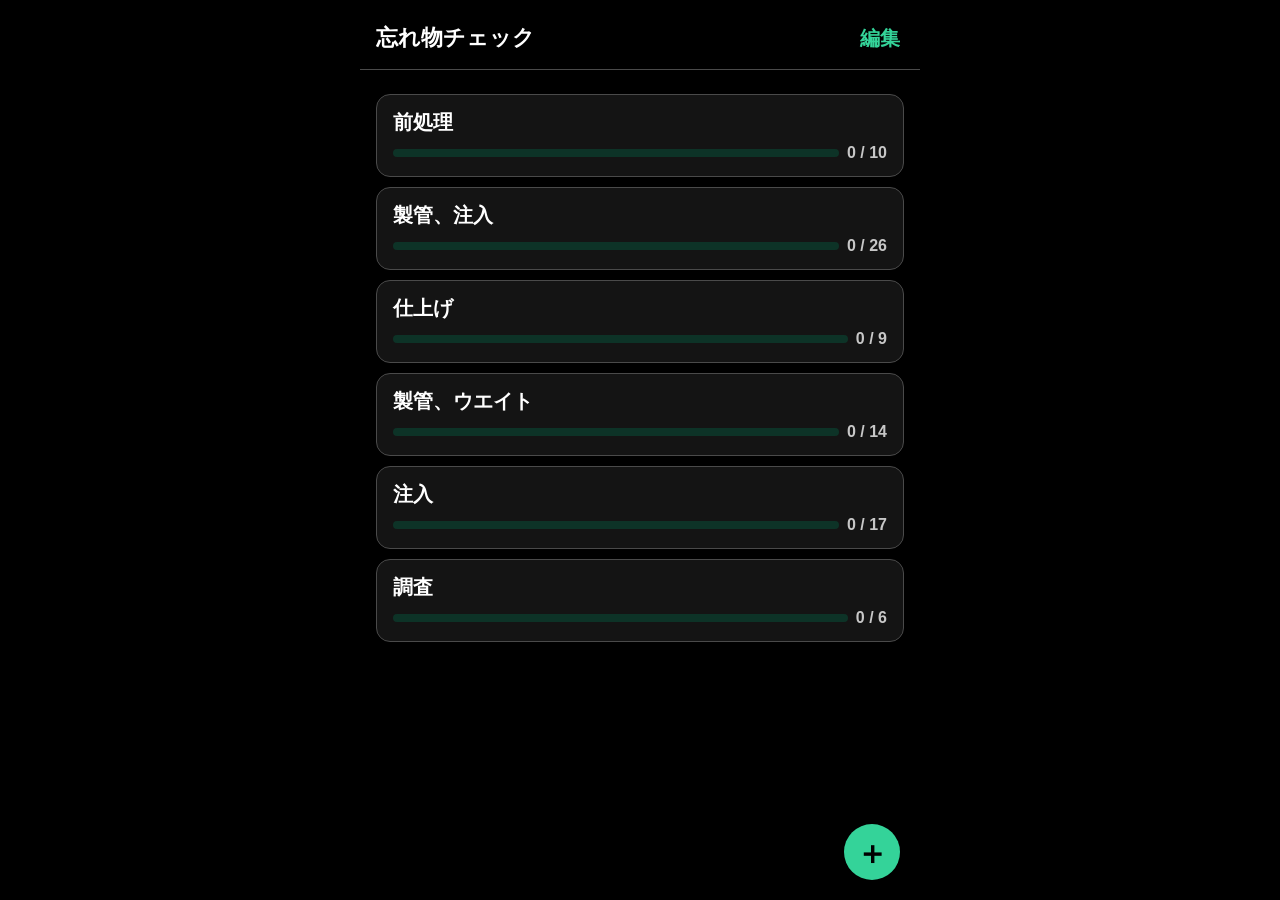
<file: index.html>
<!DOCTYPE html>
<html lang="ja">
<head>
<meta charset="UTF-8">
<meta name="viewport" content="width=device-width, initial-scale=1, viewport-fit=cover">
<title>忘れ物チェック</title>
<meta name="theme-color" content="#000000">
<link rel="manifest" href="manifest.json">
<link rel="icon" href="icons/icon.svg" type="image/svg+xml">
<link rel="apple-touch-icon" href="icons/icon-192.png">
<link rel="stylesheet" href="style.css">
</head>
<body>
<div id="app"></div>
<script src="app.js"></script>
</body>
</html>
</file>
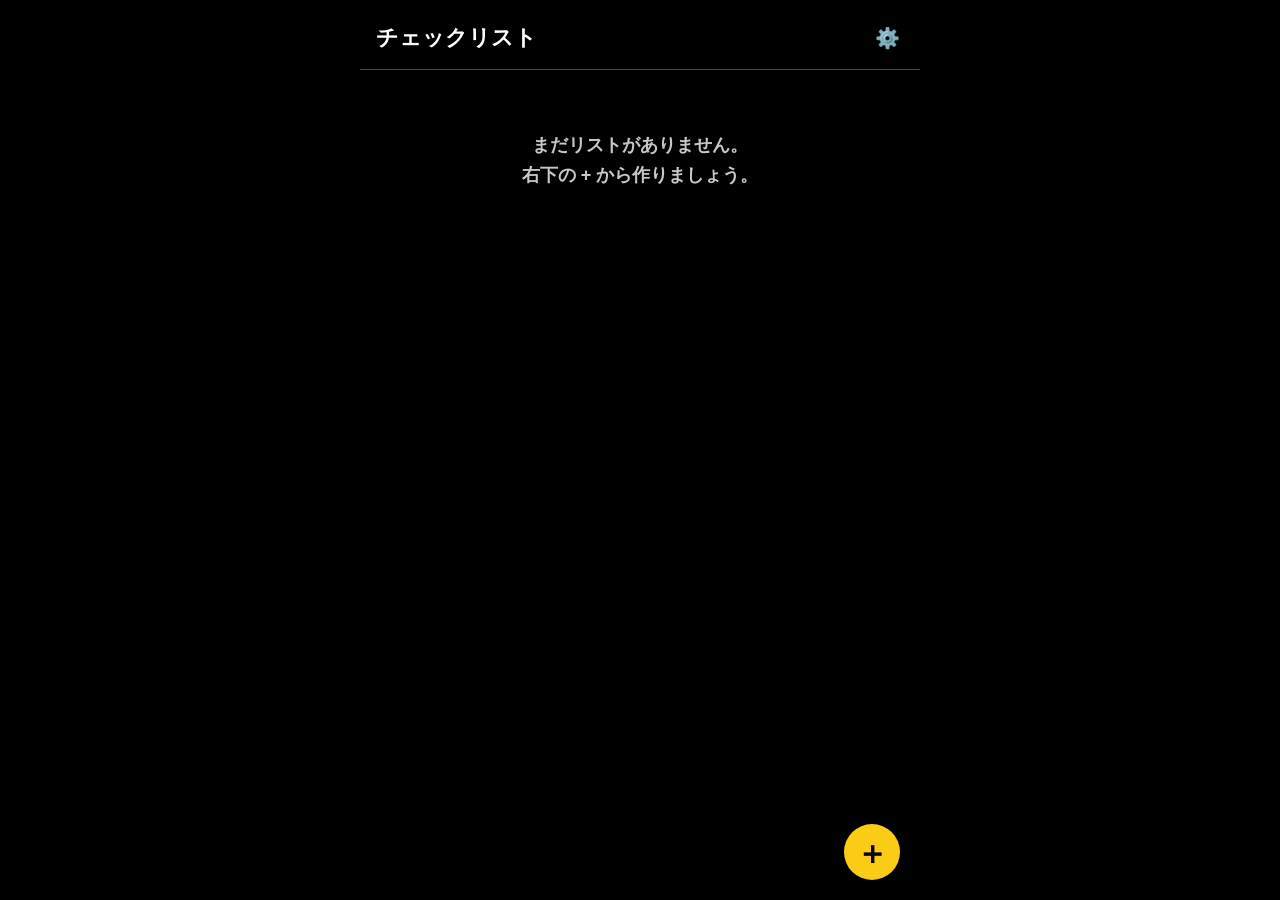
<file: checklist/index.html>
<!DOCTYPE html>
<html lang="ja">
<head>
<meta charset="UTF-8">
<meta name="viewport" content="width=device-width, initial-scale=1, viewport-fit=cover">
<title>チェックリスト</title>
<meta name="theme-color" content="#000000">
<link rel="manifest" href="manifest.json">
<link rel="icon" href="icons/icon-192.png" type="image/png">
<link rel="apple-touch-icon" href="icons/icon-192.png">
<link rel="stylesheet" href="style.css">
</head>
<body>
<div id="app"></div>
<script src="app.js"></script>
</body>
</html>
</file>
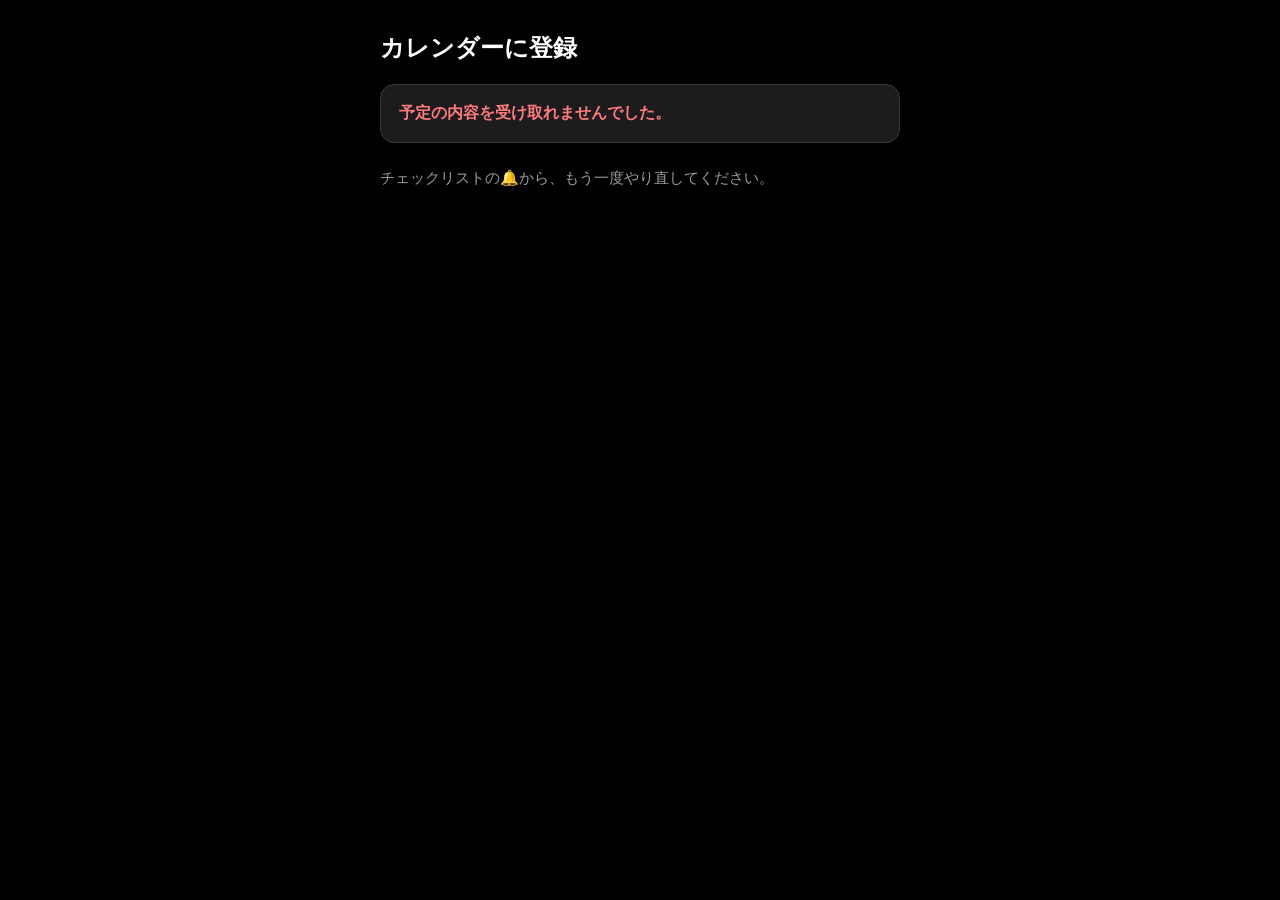
<file: ics.html>
<!DOCTYPE html>
<html lang="ja">
<head>
<meta charset="UTF-8">
<meta name="viewport" content="width=device-width, initial-scale=1, viewport-fit=cover">
<meta name="theme-color" content="#000000">
<title>カレンダーに登録</title>
<style>
  :root { --bg:#000; --surface:#1c1c1e; --border:#3a3a3c; --text:#fff; --text-dim:#9b9b9f; --accent:#facc15; }
  * { box-sizing: border-box; }
  body {
    margin: 0; padding: 24px 16px calc(env(safe-area-inset-bottom,0) + 40px);
    background: var(--bg); color: var(--text);
    font-family: -apple-system, BlinkMacSystemFont, "Hiragino Sans", system-ui, sans-serif;
  }
  .wrap { max-width: 520px; margin: 0 auto; }
  h1 { font-size: 24px; font-weight: 800; margin: 8px 0 20px; }
  .card { background: var(--surface); border: 1px solid var(--border); border-radius: 14px; padding: 18px; margin-bottom: 22px; }
  .row { display: flex; gap: 12px; font-size: 18px; line-height: 1.9; }
  .row .k { color: var(--text-dim); white-space: nowrap; font-weight: 700; }
  .row .v { font-weight: 700; word-break: break-word; }
  .btn {
    display: block; width: 100%; padding: 18px; font-size: 20px; font-weight: 800;
    border: none; border-radius: 14px; background: var(--accent); color: #000;
    -webkit-appearance: none; cursor: pointer;
  }
  .btn:active { filter: brightness(.82); }
  .note { font-size: 15px; line-height: 1.8; color: var(--text-dim); margin-top: 22px; }
  .btn.sub { background: var(--surface); color: var(--text); border: 1px solid var(--border); font-size: 17px; padding: 15px; }
  #fallback { margin-top: 30px; border-top: 1px solid var(--border); padding-top: 6px; }
  .err { color: #ff7b7b; font-weight: 700; }
</style>
</head>
<body>
<div class="wrap">
  <h1>カレンダーに登録</h1>
  <div class="card" id="detail"></div>
  <button type="button" class="btn" id="go">カレンダーに登録</button>
  <p class="note" id="hint"></p>
  <div id="fallback" hidden>
    <p class="note">上のボタンで何も起きないときは、こちら。</p>
    <button type="button" class="btn sub" id="share">共有メニューから保存する</button>
    <p class="note">「"ファイル"に保存」で保存し、ファイルアプリでそのファイルをタップすると、カレンダーの追加画面が開きます。</p>
  </div>
</div>

<script>
// チェックリストアプリから、予定の中身(ICS)を「#」より後ろに載せて渡される中継ページ。
// 「#」より後ろはサーバーに送られないため、予定の内容が外に出ることはない。
//
// ホーム画面から起動したアプリの中ではiOSがファイルのダウンロードを行わず、
// カレンダーは共有シートからも受け取れない。Safariで開き直せば
// ICSファイルをそのままカレンダーに渡せるので、この1枚を挟んでいる。
(function () {
  var detail = document.getElementById("detail");
  var go = document.getElementById("go");
  var hint = document.getElementById("hint");

  function base64ToUtf8(b64) {
    var bin = atob(b64);
    var bytes = new Uint8Array(bin.length);
    for (var i = 0; i < bin.length; i++) bytes[i] = bin.charCodeAt(i);
    return new TextDecoder().decode(bytes);
  }

  // ICSは長い行が折り返されているので、先に1行に戻してから読む
  function unfold(text) {
    return text.replace(/\r\n[ \t]/g, "").replace(/\n[ \t]/g, "");
  }

  function valueOf(text, key) {
    var m = new RegExp("^" + key + ":(.*)$", "m").exec(text);
    return m ? m[1].replace(/\\,/g, ",").replace(/\;/g, ";").replace(/\\n/g, " ").trim() : "";
  }

  function formatStart(v) {
    var m = /^(\d{4})(\d{2})(\d{2})T(\d{2})(\d{2})/.exec(v || "");
    if (!m) return "";
    return Number(m[1]) + "年" + Number(m[2]) + "月" + Number(m[3]) + "日 " + m[4] + ":" + m[5];
  }

  function formatRepeat(v) {
    if (!v) return "なし";
    if (v.indexOf("BYDAY=MO,TU,WE,TH,FR") !== -1) return "平日";
    if (v.indexOf("FREQ=DAILY") !== -1) return "毎日";
    if (v.indexOf("FREQ=WEEKLY") !== -1) return "毎週";
    return v;
  }

  function row(k, v) {
    return '<div class="row"><div class="k">' + k + "</div><div class=\"v\">" + v + "</div></div>";
  }

  function escapeHtml(str) {
    return String(str).replace(/[&<>"']/g, function (c) {
      return { "&": "&amp;", "<": "&lt;", ">": "&gt;", '"': "&quot;", "'": "&#39;" }[c];
    });
  }

  var ics = "";
  try {
    var raw = decodeURIComponent(location.hash.replace(/^#/, ""));
    if (raw) ics = base64ToUtf8(raw);
  } catch (e) {
    ics = "";
  }

  if (!ics || ics.indexOf("BEGIN:VCALENDAR") === -1) {
    detail.innerHTML = '<div class="err">予定の内容を受け取れませんでした。</div>';
    go.style.display = "none";
    hint.textContent = "チェックリストの🔔から、もう一度やり直してください。";
    return;
  }

  var flat = unfold(ics);
  var title = valueOf(flat, "SUMMARY");
  detail.innerHTML =
    row("予定", escapeHtml(title || "(なし)")) +
    row("日時", escapeHtml(formatStart(valueOf(flat, "DTSTART")) || "(なし)")) +
    row("繰り返し", escapeHtml(formatRepeat(valueOf(flat, "RRULE"))));

  var fileName = (title || "checklist").replace(/[\\/:*?"<>|]/g, "_").slice(0, 30) + ".ics";

  hint.textContent =
    "ボタンを押すとファイルが1つダウンロードされます。" +
    "画面上部の↓(ダウンロード)からそれをタップすると、カレンダーの追加画面が開きます。";

  function makeBlob() {
    return new Blob([ics], { type: "text/calendar;charset=utf-8" });
  }

  // この画面はアプリ内のブラウザで開かれることがあるが、そこでも
  // ダウンロードは扱える。判定で分岐せず、まずダウンロードを試す。
  go.addEventListener("click", function () {
    var url = URL.createObjectURL(makeBlob());
    var a = document.createElement("a");
    a.href = url;
    a.download = fileName;
    document.body.appendChild(a);
    a.click();
    document.body.removeChild(a);
    setTimeout(function () { URL.revokeObjectURL(url); }, 10000);
  });

  // ダウンロードが効かない場合の逃げ道として、共有も残しておく
  var shareBtn = document.getElementById("share");
  try {
    var probe = new File([makeBlob()], fileName, { type: "text/calendar" });
    if (navigator.canShare && navigator.canShare({ files: [probe] })) {
      document.getElementById("fallback").hidden = false;
      shareBtn.addEventListener("click", function () {
        var file = new File([makeBlob()], fileName, { type: "text/calendar" });
        navigator.share({ files: [file] }).catch(function () {});
      });
    }
  } catch (e) {
    // File が作れない環境では共有の逃げ道は出さない
  }
})();
</script>
</body>
</html>
</file>
<file: style.css>
:root {
  --bg: #000000;
  --surface: #141414;
  --border: #4a4a4a;
  --text: #ffffff;
  --text-dim: #c7c7c7;
  --accent: #34d399;
  --accent-dim: #0d3327;
  --danger: #ff6b5b;
  --radius: 14px;
}

* { box-sizing: border-box; }

html, body {
  margin: 0;
  padding: 0;
  background: var(--bg);
  color: var(--text);
  font-family: -apple-system, BlinkMacSystemFont, "Hiragino Sans", "Yu Gothic UI", "Segoe UI", sans-serif;
  font-size: 18px;
  font-weight: 700;
  -webkit-tap-highlight-color: transparent;
}

button, input, select, textarea {
  font-family: inherit;
  font-weight: 700;
}

#app {
  max-width: 560px;
  margin: 0 auto;
  min-height: 100vh;
  padding-bottom: 96px;
  display: flex;
  flex-direction: column;
}

header.topbar {
  position: sticky;
  top: 0;
  z-index: 5;
  background: var(--bg);
  padding: env(safe-area-inset-top, 0) 16px 8px;
  padding-top: calc(env(safe-area-inset-top, 0) + 16px);
  display: flex;
  align-items: center;
  gap: 10px;
  border-bottom: 1px solid var(--border);
}

header.topbar .back {
  border: none;
  background: none;
  color: var(--accent);
  font-size: 20px;
  font-weight: 700;
  padding: 6px 4px;
  cursor: pointer;
  border-radius: 8px;
  transition: opacity .08s ease;
}

header.topbar .back:active {
  opacity: 0.5;
}

header.topbar h1 {
  font-size: 22px;
  font-weight: 700;
  margin: 8px 0;
  flex: 1;
  line-height: 1.3;
}

main {
  flex: 1;
  padding: 12px 16px 24px;
}

.empty {
  color: var(--text-dim);
  text-align: center;
  padding: 48px 16px;
  line-height: 1.7;
}

.card-list {
  display: flex;
  flex-direction: column;
  gap: 10px;
  margin-top: 12px;
}

.template-card {
  background: var(--surface);
  border: 1px solid var(--border);
  border-radius: var(--radius);
  padding: 14px 16px;
  cursor: pointer;
  display: flex;
  flex-direction: column;
  gap: 8px;
  transition: background-color .08s ease;
}

.template-card:active {
  background: var(--border);
}

.template-card .name {
  font-size: 20px;
  font-weight: 700;
}

.template-card.selected {
  border-color: var(--accent);
  background: var(--accent-dim);
}

.card-select-row {
  display: flex;
  align-items: center;
  gap: 12px;
}

.card-select-row .name {
  flex: 1;
}

.progress-row {
  display: flex;
  align-items: center;
  gap: 8px;
}

.progress-bar {
  flex: 1;
  height: 8px;
  border-radius: 4px;
  background: var(--accent-dim);
  overflow: hidden;
}

.progress-bar > div {
  height: 100%;
  background: var(--accent);
  transition: width .2s ease;
}

.progress-label {
  font-size: 16px;
  font-weight: 700;
  color: var(--text-dim);
  white-space: nowrap;
}

.fab {
  position: fixed;
  right: max(20px, calc((100vw - 560px) / 2 + 20px));
  bottom: calc(env(safe-area-inset-bottom, 0) + 20px);
  width: 56px;
  height: 56px;
  border-radius: 50%;
  background: var(--accent);
  color: #000;
  border: none;
  font-size: 32px;
  font-weight: 700;
  line-height: 56px;
  text-align: center;
  box-shadow: 0 4px 14px rgba(0,0,0,.6);
  cursor: pointer;
  z-index: 10;
  transition: filter .08s ease, transform .08s ease;
}

.fab:active {
  filter: brightness(0.75);
  transform: scale(0.94);
}

.btn {
  display: inline-block;
  background: var(--accent);
  color: #000;
  border: none;
  border-radius: 10px;
  padding: 14px 20px;
  font-size: 19px;
  font-weight: 700;
  cursor: pointer;
  text-align: center;
  transition: filter .08s ease, transform .08s ease;
}

.btn:active {
  filter: brightness(0.75);
  transform: scale(0.97);
}

.btn.secondary {
  background: var(--surface);
  color: var(--text);
  border: 1px solid var(--border);
}

.btn.secondary:active {
  background: var(--border);
}

.btn.danger {
  background: var(--danger);
}

.btn.block {
  display: block;
  width: 100%;
}

.field {
  margin-bottom: 16px;
}

.field label {
  display: block;
  font-size: 17px;
  font-weight: 700;
  color: var(--text-dim);
  margin-bottom: 6px;
}

.field input[type=text] {
  width: 100%;
  padding: 14px 16px;
  border-radius: 10px;
  border: 1px solid var(--border);
  background: var(--surface);
  color: var(--text);
  font-size: 20px;
}

.chip-row {
  display: flex;
  gap: 8px;
  flex-wrap: wrap;
  margin-bottom: 16px;
}

.chip {
  padding: 8px 16px;
  border-radius: 999px;
  border: 1px solid var(--border);
  background: var(--surface);
  color: var(--text-dim);
  font-size: 17px;
  font-weight: 700;
  cursor: pointer;
  transition: background-color .08s ease;
}

.chip:active {
  background: var(--border);
}

.chip.active {
  background: var(--accent);
  border-color: var(--accent);
  color: #000;
}

.summary-bar {
  background: var(--surface);
  border: 1px solid var(--border);
  border-radius: var(--radius);
  padding: 14px 16px;
  margin-bottom: 14px;
  display: flex;
  align-items: center;
  gap: 12px;
}

.summary-bar .count {
  font-size: 26px;
  font-weight: 700;
}

.item-list {
  margin-bottom: 18px;
}

.item-row {
  display: flex;
  align-items: center;
  gap: 12px;
  background: var(--surface);
  border: 1px solid var(--border);
  border-radius: 12px;
  padding: 14px 16px;
  margin-bottom: 8px;
}

.item-row .check {
  width: 34px;
  height: 34px;
  border-radius: 50%;
  border: 2px solid var(--border);
  flex-shrink: 0;
  display: flex;
  align-items: center;
  justify-content: center;
  cursor: pointer;
  color: transparent;
  font-size: 20px;
  transition: transform .08s ease;
}

.item-row:active .check {
  transform: scale(0.88);
}

.item-row.checked .check {
  background: var(--accent);
  border-color: var(--accent);
  color: #000;
}

.item-row .item-name {
  flex: 1;
  font-size: 23px;
  font-weight: 700;
  cursor: pointer;
}

.item-row.checked .item-name {
  color: var(--text-dim);
  text-decoration: line-through;
}

.item-row.edit {
  cursor: pointer;
}

.item-row.selected {
  border-color: var(--accent);
  background: var(--accent-dim);
}

.select-box {
  width: 32px;
  height: 32px;
  border-radius: 6px;
  border: 2px solid var(--border);
  flex-shrink: 0;
  display: flex;
  align-items: center;
  justify-content: center;
  color: transparent;
  font-size: 20px;
}

.item-row.selected .select-box {
  background: var(--accent);
  border-color: var(--accent);
  color: #000;
}

.edit-toolbar {
  margin-bottom: 10px;
}

.add-item-row {
  display: flex;
  gap: 8px;
  margin-top: 4px;
}

.add-item-row input {
  flex: 1;
  padding: 13px 16px;
  border-radius: 10px;
  border: 1px solid var(--border);
  background: var(--surface);
  color: var(--text);
  font-size: 19px;
}

.actions-row {
  display: flex;
  gap: 10px;
  margin-top: 24px;
}

.actions-row .btn {
  flex: 1;
}

dialog {
  border: 1px solid var(--border);
  border-radius: var(--radius);
  padding: 0;
  width: min(420px, 90vw);
  background: var(--surface);
  color: var(--text);
}

dialog::backdrop {
  background: rgba(255,255,255,.15);
}

dialog .dialog-body {
  padding: 20px;
}

dialog h3 {
  margin-top: 0;
  font-size: 22px;
  font-weight: 700;
}

.toast {
  position: fixed;
  left: 50%;
  bottom: calc(env(safe-area-inset-bottom, 0) + 24px);
  transform: translateX(-50%) translateY(12px);
  background: var(--surface);
  color: var(--text);
  border: 1px solid var(--border);
  padding: 13px 20px;
  border-radius: 999px;
  font-size: 17px;
  font-weight: 700;
  opacity: 0;
  pointer-events: none;
  transition: opacity .2s ease, transform .2s ease;
  z-index: 50;
  max-width: 86vw;
  text-align: center;
}

.toast.show {
  opacity: 1;
  transform: translateX(-50%) translateY(0);
}
</file>
<file: checklist/style.css>
:root {
  --bg: #000000;
  --surface: #141414;
  --border: #4a4a4a;
  --text: #ffffff;
  --text-dim: #c7c7c7;
  --accent: #facc15;
  --accent-dim: #3a2f05;
  --danger: #ff6b5b;
  --radius: 14px;
}

* { box-sizing: border-box; }

html, body {
  margin: 0;
  padding: 0;
  background: var(--bg);
  color: var(--text);
  font-family: -apple-system, BlinkMacSystemFont, "Hiragino Sans", "Yu Gothic UI", "Segoe UI", sans-serif;
  font-size: 18px;
  font-weight: 700;
  -webkit-tap-highlight-color: transparent;
}

button, input, select, textarea {
  font-family: inherit;
  font-weight: 700;
}

#app {
  max-width: 560px;
  margin: 0 auto;
  min-height: 100vh;
  padding-bottom: 96px;
  display: flex;
  flex-direction: column;
}

header.topbar {
  position: sticky;
  top: 0;
  z-index: 5;
  background: var(--bg);
  padding: env(safe-area-inset-top, 0) 16px 8px;
  padding-top: calc(env(safe-area-inset-top, 0) + 16px);
  display: flex;
  align-items: center;
  gap: 10px;
  border-bottom: 1px solid var(--border);
}

header.topbar .back {
  border: none;
  background: none;
  color: var(--accent);
  font-size: 20px;
  font-weight: 700;
  padding: 6px 4px;
  cursor: pointer;
  border-radius: 8px;
  transition: opacity .08s ease;
}

header.topbar .back:active {
  opacity: 0.5;
}

header.topbar h1 {
  font-size: 22px;
  font-weight: 700;
  margin: 8px 0;
  flex: 1;
  line-height: 1.3;
}

main {
  flex: 1;
  padding: 12px 16px 24px;
}

.empty {
  color: var(--text-dim);
  text-align: center;
  padding: 48px 16px;
  line-height: 1.7;
}

.card-list {
  display: flex;
  flex-direction: column;
  gap: 10px;
  margin-top: 12px;
}

.template-card {
  background: var(--surface);
  border: 1px solid var(--border);
  border-radius: var(--radius);
  padding: 14px 16px;
  cursor: pointer;
  display: flex;
  flex-direction: column;
  gap: 8px;
  transition: background-color .08s ease;
}

.template-card:active {
  background: var(--border);
}

.template-card .name {
  font-size: 20px;
  font-weight: 700;
}

.template-card.selected {
  border-color: var(--accent);
  background: var(--accent-dim);
}

.card-select-row {
  display: flex;
  align-items: center;
  gap: 12px;
}

.card-select-row .name {
  flex: 1;
}

.progress-row {
  display: flex;
  align-items: center;
  gap: 8px;
}

.progress-bar {
  flex: 1;
  height: 8px;
  border-radius: 4px;
  background: var(--accent-dim);
  overflow: hidden;
}

.progress-bar > div {
  height: 100%;
  background: var(--accent);
  transition: width .2s ease;
}

.progress-label {
  font-size: 16px;
  font-weight: 700;
  color: var(--text-dim);
  white-space: nowrap;
}

.fab {
  position: fixed;
  right: max(20px, calc((100vw - 560px) / 2 + 20px));
  bottom: calc(env(safe-area-inset-bottom, 0) + 20px);
  width: 56px;
  height: 56px;
  border-radius: 50%;
  background: var(--accent);
  color: #000;
  border: none;
  font-size: 32px;
  font-weight: 700;
  line-height: 56px;
  text-align: center;
  box-shadow: 0 4px 14px rgba(0,0,0,.6);
  cursor: pointer;
  z-index: 10;
  transition: filter .08s ease, transform .08s ease;
}

.fab:active {
  filter: brightness(0.75);
  transform: scale(0.94);
}

.btn {
  display: inline-block;
  background: var(--accent);
  color: #000;
  border: none;
  border-radius: 10px;
  padding: 14px 20px;
  font-size: 19px;
  font-weight: 700;
  cursor: pointer;
  text-align: center;
  transition: filter .08s ease, transform .08s ease;
}

.btn:active {
  filter: brightness(0.75);
  transform: scale(0.97);
}

.btn.secondary {
  background: var(--surface);
  color: var(--text);
  border: 1px solid var(--border);
}

.btn.secondary:active {
  background: var(--border);
}

.btn.danger {
  background: var(--danger);
}

.btn.block {
  display: block;
  width: 100%;
}

.field {
  margin-bottom: 16px;
}

.field label {
  display: block;
  font-size: 17px;
  font-weight: 700;
  color: var(--text-dim);
  margin-bottom: 6px;
}

.field input[type=text] {
  width: 100%;
  padding: 14px 16px;
  border-radius: 10px;
  border: 1px solid var(--border);
  background: var(--surface);
  color: var(--text);
  font-size: 20px;
}

.field input[type=date],
.field input[type=time] {
  width: 100%;
  box-sizing: border-box;
  padding: 14px 16px;
  border-radius: 10px;
  border: 1px solid var(--border);
  background: var(--surface);
  color: var(--text);
  font-size: 20px;
}

.menu-list {
  display: flex;
  flex-direction: column;
  gap: 10px;
  margin-bottom: 18px;
}

.menu-item {
  text-align: left;
  line-height: 1.35;
}

.menu-item span {
  display: block;
  margin-top: 5px;
  font-size: 14px;
  font-weight: 400;
  opacity: .72;
}

.menu-photo-preview {
  display: block;
  width: 100%;
  max-height: 220px;
  object-fit: contain;
  border-radius: 10px;
  background: #000;
  margin-bottom: 18px;
}

.dialog-note {
  font-size: 15px;
  line-height: 1.7;
  color: var(--text-dim);
  margin: -4px 0 16px;
}

.chip-row {
  display: flex;
  gap: 8px;
  flex-wrap: wrap;
  margin-bottom: 16px;
}

.chip {
  padding: 8px 16px;
  border-radius: 999px;
  border: 1px solid var(--border);
  background: var(--surface);
  color: var(--text-dim);
  font-size: 17px;
  font-weight: 700;
  cursor: pointer;
  transition: background-color .08s ease;
}

.chip:active {
  background: var(--border);
}

.chip.active {
  background: var(--accent);
  border-color: var(--accent);
  color: #000;
}

.summary-bar {
  background: var(--surface);
  border: 1px solid var(--border);
  border-radius: var(--radius);
  padding: 14px 16px;
  margin-bottom: 14px;
  display: flex;
  align-items: center;
  gap: 12px;
}

.summary-bar .count {
  font-size: 26px;
  font-weight: 700;
}

.item-list {
  margin-bottom: 18px;
}

.item-row {
  display: flex;
  align-items: center;
  gap: 12px;
  background: var(--surface);
  border: 1px solid var(--border);
  border-radius: 12px;
  padding: 14px 16px;
  margin-bottom: 8px;
}

.item-row .check {
  width: 34px;
  height: 34px;
  border-radius: 50%;
  border: 2px solid var(--border);
  flex-shrink: 0;
  display: flex;
  align-items: center;
  justify-content: center;
  cursor: pointer;
  color: transparent;
  font-size: 20px;
  transition: transform .08s ease;
}

.item-row:active .check {
  transform: scale(0.88);
}

.item-row.checked .check {
  background: var(--accent);
  border-color: var(--accent);
  color: #000;
}

.item-row .item-name {
  flex: 1;
  font-size: 23px;
  font-weight: 700;
  cursor: pointer;
}

.item-row.checked .item-name {
  color: var(--text-dim);
  text-decoration: line-through;
}

.item-row.edit {
  cursor: pointer;
}

.item-row.selected {
  border-color: var(--accent);
  background: var(--accent-dim);
}

.select-box {
  width: 32px;
  height: 32px;
  border-radius: 6px;
  border: 2px solid var(--border);
  flex-shrink: 0;
  display: flex;
  align-items: center;
  justify-content: center;
  color: transparent;
  font-size: 20px;
}

.item-row.selected .select-box {
  background: var(--accent);
  border-color: var(--accent);
  color: #000;
}

.edit-toolbar {
  margin-bottom: 10px;
}

.add-item-row {
  display: flex;
  gap: 8px;
  margin-top: 4px;
}

.add-item-row input[type=text] {
  flex: 1;
  min-width: 0;
  padding: 13px 16px;
  border-radius: 10px;
  border: 1px solid var(--border);
  background: var(--surface);
  color: var(--text);
  font-size: 19px;
}

.icon-btn {
  flex-shrink: 0;
  padding: 13px 14px;
  font-size: 20px;
  line-height: 1;
}

/* 項目に添付した写真のサムネイル */
.thumb-wrap {
  position: relative;
  flex-shrink: 0;
  width: 56px;
  height: 56px;
  border-radius: 8px;
  overflow: hidden;
  background: var(--border);
  cursor: pointer;
}

.item-thumb {
  width: 100%;
  height: 100%;
  object-fit: cover;
  display: block;
}

.thumb-days {
  position: absolute;
  left: 0;
  right: 0;
  bottom: 0;
  background: rgba(0, 0, 0, .65);
  color: #fff;
  font-size: 11px;
  font-weight: 700;
  text-align: center;
  padding: 1px 0;
}

/* 追加前に選んだ写真のプレビュー */
.photo-pending {
  display: flex;
  align-items: center;
  gap: 12px;
  background: var(--surface);
  border: 1px solid var(--border);
  border-radius: 12px;
  padding: 12px;
  margin-bottom: 8px;
}

.photo-pending img {
  width: 64px;
  height: 64px;
  object-fit: cover;
  border-radius: 8px;
  flex-shrink: 0;
}

.photo-pending-note {
  flex: 1;
  font-size: 15px;
  font-weight: 700;
  color: var(--text-dim);
  line-height: 1.5;
}

/* タップで開く拡大表示 */
#photo-dialog {
  border: none;
  background: transparent;
  padding: 0;
  width: 100%;
  max-width: 100%;
  max-height: 100%;
}

#photo-dialog::backdrop {
  background: rgba(0, 0, 0, .9);
}

#photo-dialog img {
  display: block;
  width: 100%;
  height: auto;
  max-height: 90vh;
  object-fit: contain;
}

.actions-row {
  display: flex;
  gap: 10px;
  margin-top: 24px;
}

.actions-row .btn {
  flex: 1;
}

dialog {
  border: 1px solid var(--border);
  border-radius: var(--radius);
  padding: 0;
  width: min(420px, 90vw);
  background: var(--surface);
  color: var(--text);
}

dialog::backdrop {
  background: rgba(255,255,255,.15);
}

dialog .dialog-body {
  padding: 20px;
}

dialog h3 {
  margin-top: 0;
  font-size: 22px;
  font-weight: 700;
}

.toast {
  position: fixed;
  left: 50%;
  bottom: calc(env(safe-area-inset-bottom, 0) + 24px);
  transform: translateX(-50%) translateY(12px);
  background: var(--surface);
  color: var(--text);
  border: 1px solid var(--border);
  padding: 13px 20px;
  border-radius: 999px;
  font-size: 17px;
  font-weight: 700;
  opacity: 0;
  pointer-events: none;
  transition: opacity .2s ease, transform .2s ease;
  z-index: 50;
  max-width: 86vw;
  text-align: center;
}

.toast.show {
  opacity: 1;
  transform: translateX(-50%) translateY(0);
}
</file>
